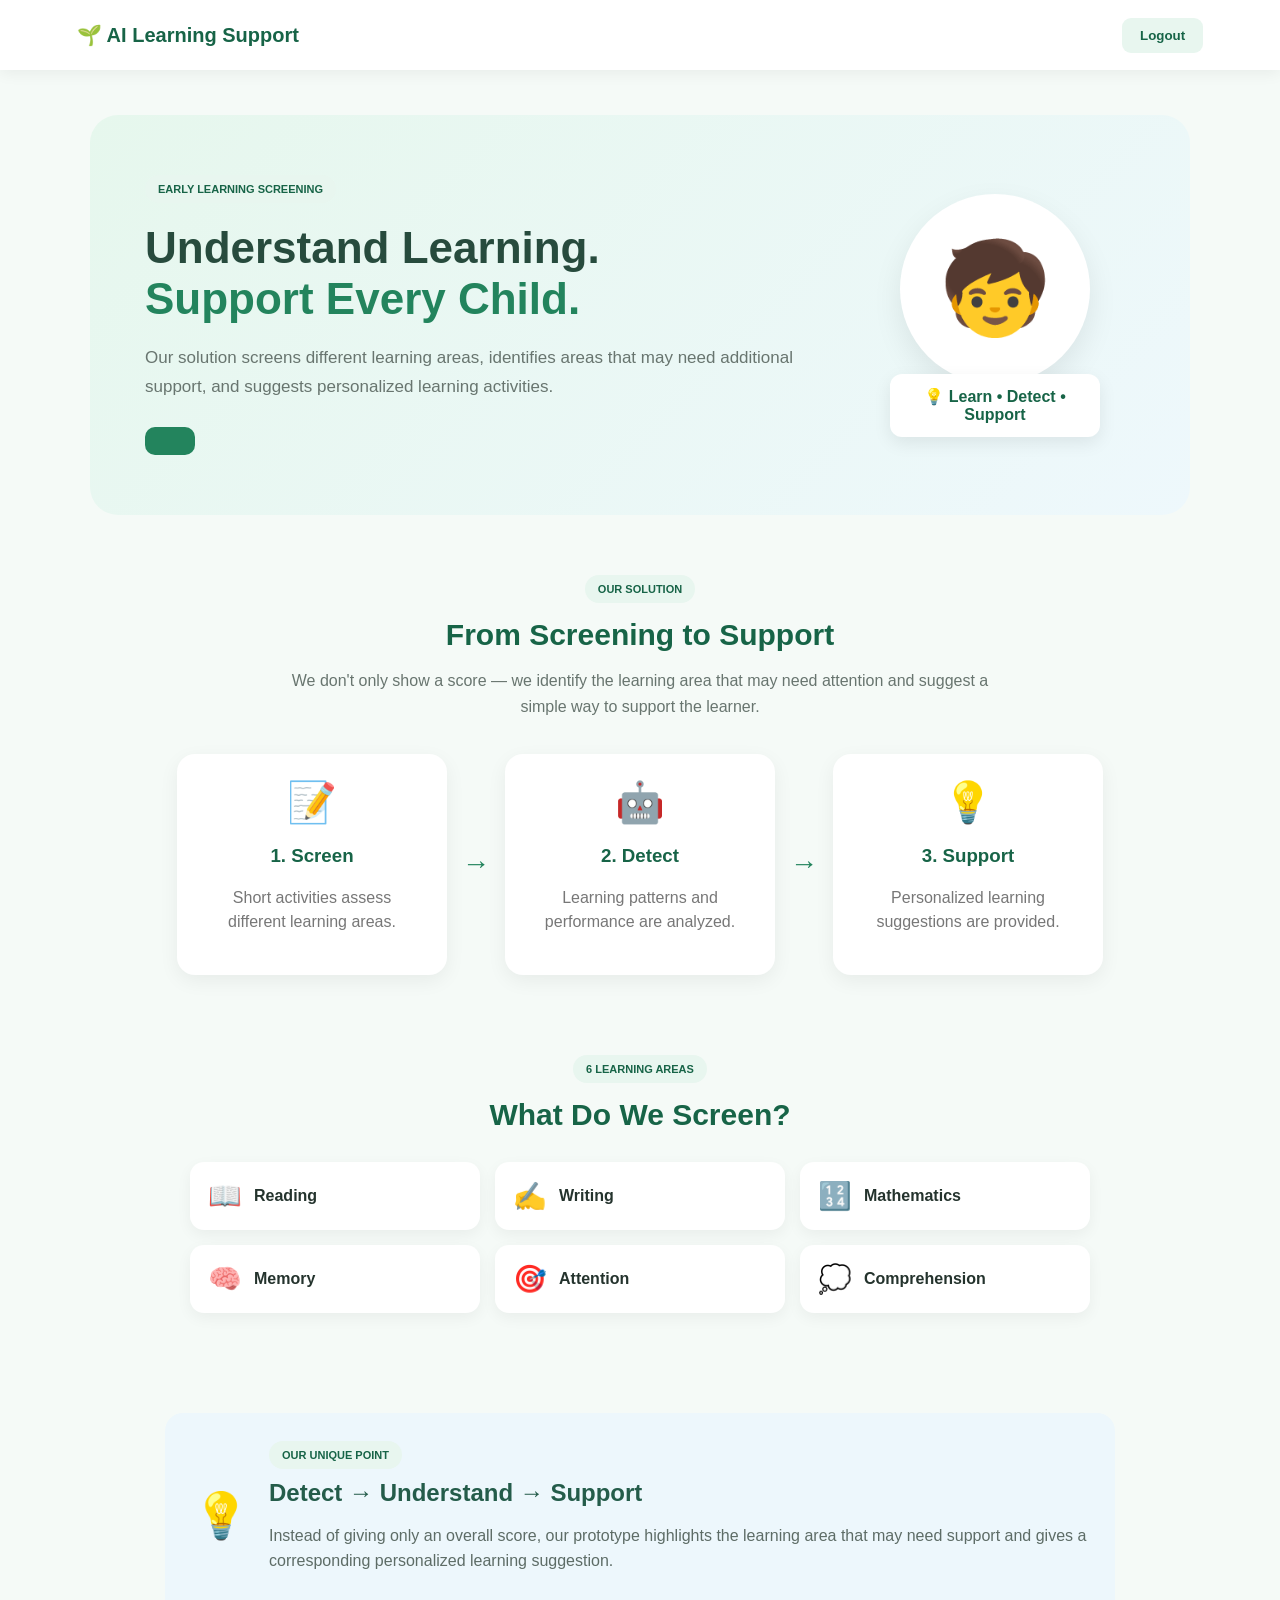
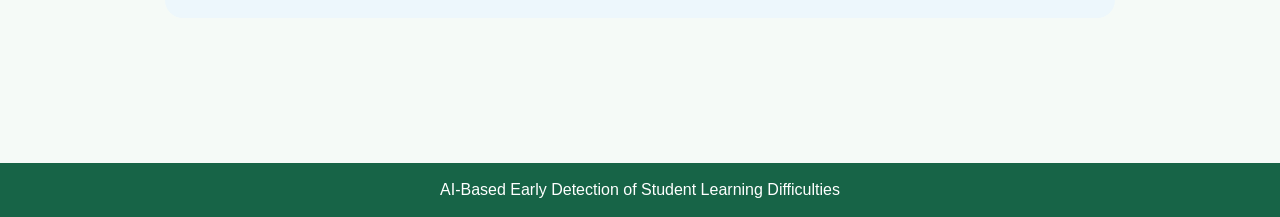
<file: index.html>
<!DOCTYPE html>
<html lang="en">

<head>

    <meta charset="UTF-8">

    <meta name="viewport"
          content="width=device-width, initial-scale=1.0">

    <title>AI Learning Support</title>

    <link rel="stylesheet" href="style.css">

</head>

<body>

<header class="navbar">

    <div class="logo">
        🌱 AI Learning Support
    </div>

    <button class="logout-btn" onclick="logoutUser()">
        Logout
    </button>

</header>


<main class="home-container">


    <!-- HERO -->

    <section class="hero">

        <div class="hero-content">

            <span class="badge">
                EARLY LEARNING SCREENING
            </span>

            <h1>
                Understand Learning.<br>
                <span>Support Every Child.</span>
            </h1>

            <p>
                Our solution screens different learning areas,
                identifies areas that may need additional support,
                and suggests personalized learning activities.
            </p>

            <button
                class="main-btn"
                onclick="location.href='login.html'"
                Start Assessment →
            </button>

        </div>


        <div class="hero-visual">

            <div class="child-circle">
                🧒
            </div>

            <div class="floating-card">
                💡 Learn • Detect • Support
            </div>

        </div>

    </section>


    <!-- OUR SOLUTION -->

    <section class="solution-section">

        <div class="section-heading">

            <span class="badge">OUR SOLUTION</span>

            <h2>
                From Screening to Support
            </h2>

            <p>
                We don't only show a score — we identify the
                learning area that may need attention and suggest
                a simple way to support the learner.
            </p>

        </div>


        <div class="solution-flow">

            <div class="solution-step">

                <div class="solution-icon">
                    📝
                </div>

                <h3>1. Screen</h3>

                <p>
                    Short activities assess different learning areas.
                </p>

            </div>


            <div class="flow-arrow">→</div>


            <div class="solution-step">

                <div class="solution-icon">
                    🤖
                </div>

                <h3>2. Detect</h3>

                <p>
                    Learning patterns and performance are analyzed.
                </p>

            </div>


            <div class="flow-arrow">→</div>


            <div class="solution-step">

                <div class="solution-icon">
                    💡
                </div>

                <h3>3. Support</h3>

                <p>
                    Personalized learning suggestions are provided.
                </p>

            </div>

        </div>

    </section>


    <!-- LEARNING AREAS -->

    <section class="areas-section">

        <div class="section-heading">

            <span class="badge">6 LEARNING AREAS</span>

            <h2>What Do We Screen?</h2>

        </div>


        <div class="area-list">

            <div class="area-box">
                <span>📖</span>
                <b>Reading</b>
            </div>

            <div class="area-box">
                <span>✍️</span>
                <b>Writing</b>
            </div>

            <div class="area-box">
                <span>🔢</span>
                <b>Mathematics</b>
            </div>

            <div class="area-box">
                <span>🧠</span>
                <b>Memory</b>
            </div>

            <div class="area-box">
                <span>🎯</span>
                <b>Attention</b>
            </div>

            <div class="area-box">
                <span>💭</span>
                <b>Comprehension</b>
            </div>

        </div>

    </section>


    <!-- UNIQUE POINT -->

    <section class="innovation-box">

        <div class="innovation-icon">
            💡
        </div>

        <div>

            <span class="badge">
                OUR UNIQUE POINT
            </span>

            <h2>
                Detect → Understand → Support
            </h2>

            <p>
                Instead of giving only an overall score,
                our prototype highlights the learning area
                that may need support and gives a corresponding
                personalized learning suggestion.
            </p>

        </div>

    </section>

</main>


<footer>
    AI-Based Early Detection of Student Learning Difficulties
</footer>


<script src="script.js"></script>

</body>
</html>
</file>
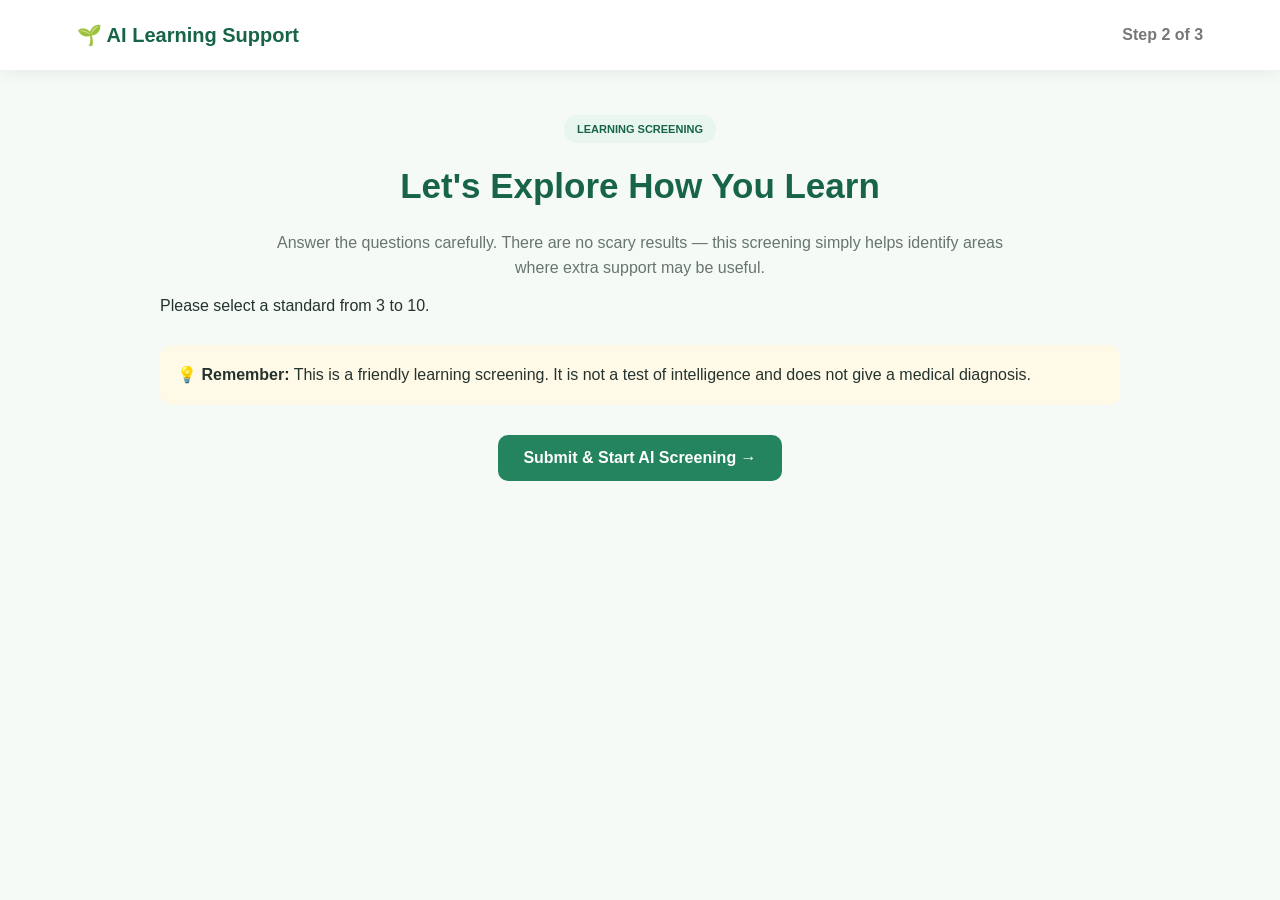
<file: analysis.html>
<!DOCTYPE html>
<html lang="en">

<head>

<meta charset="UTF-8">

<meta name="viewport"
      content="width=device-width, initial-scale=1.0">

<title>AI Screening</title>

<link rel="stylesheet" href="style.css">

</head>


<body>


<header class="navbar">

    <div class="logo">
        🌱 AI Learning Support
    </div>

    <div class="step-text">
        Step 3 of 3
    </div>

</header>


<main class="analysis-page">

<div class="analysis-card">


    <div class="ai-animation">
        🤖
    </div>


    <span class="badge">
        AI-ASSISTED SCREENING
    </span>


    <h1>
        Understanding Your Learning Pattern
    </h1>


    <p id="analysisText">
        Our system is checking the assessment responses...
    </p>


    <div class="progress-container">

        <div class="progress-bar">

            <div id="progressBar"></div>

        </div>

        <p id="progressText">
            0%
        </p>

    </div>


    <div class="analysis-steps">

        <div id="step1" class="analysis-step">
            ○ Checking learning responses
        </div>

        <div id="step2" class="analysis-step">
            ○ Calculating area-wise performance
        </div>

        <div id="step3" class="analysis-step">
            ○ Detecting possible support areas
        </div>

        <div id="step4" class="analysis-step">
            ○ Preparing personalized support
        </div>

    </div>


    <div class="algorithm-box">

        <strong>Screening Logic</strong>

        <p>
            Response patterns → Area-wise score →
            Support identification → Personalized suggestion
        </p>

    </div>


</div>

</main>


<script>

let performance =
    localStorage.getItem("studentPerformance");

if (!performance) {

    alert("Assessment data not found.");

    window.location.href = "assessment.html";

}


let progress = 0;

let progressBar =
    document.getElementById("progressBar");

let progressText =
    document.getElementById("progressText");


let interval = setInterval(function () {

    progress += 5;

    progressBar.style.width =
        progress + "%";

    progressText.innerText =
        progress + "%";


    if (progress >= 25) {

        document.getElementById("step1")
        .innerHTML =
        "✓ Checking learning responses";

    }


    if (progress >= 50) {

        document.getElementById("step2")
        .innerHTML =
        "✓ Calculating area-wise performance";

    }


    if (progress >= 75) {

        document.getElementById("step3")
        .innerHTML =
        "✓ Detecting possible support areas";

    }


    if (progress >= 90) {

        document.getElementById("step4")
        .innerHTML =
        "✓ Preparing personalized support";

    }


    if (progress >= 100) {

        clearInterval(interval);

        document.getElementById("analysisText")
        .innerText =
        "Screening completed! Preparing your personalized learning result...";


        setTimeout(function () {

            window.location.href =
            "result.html";

        }, 1000);

    }

}, 100);

</script>

</body>
</html>
</file>
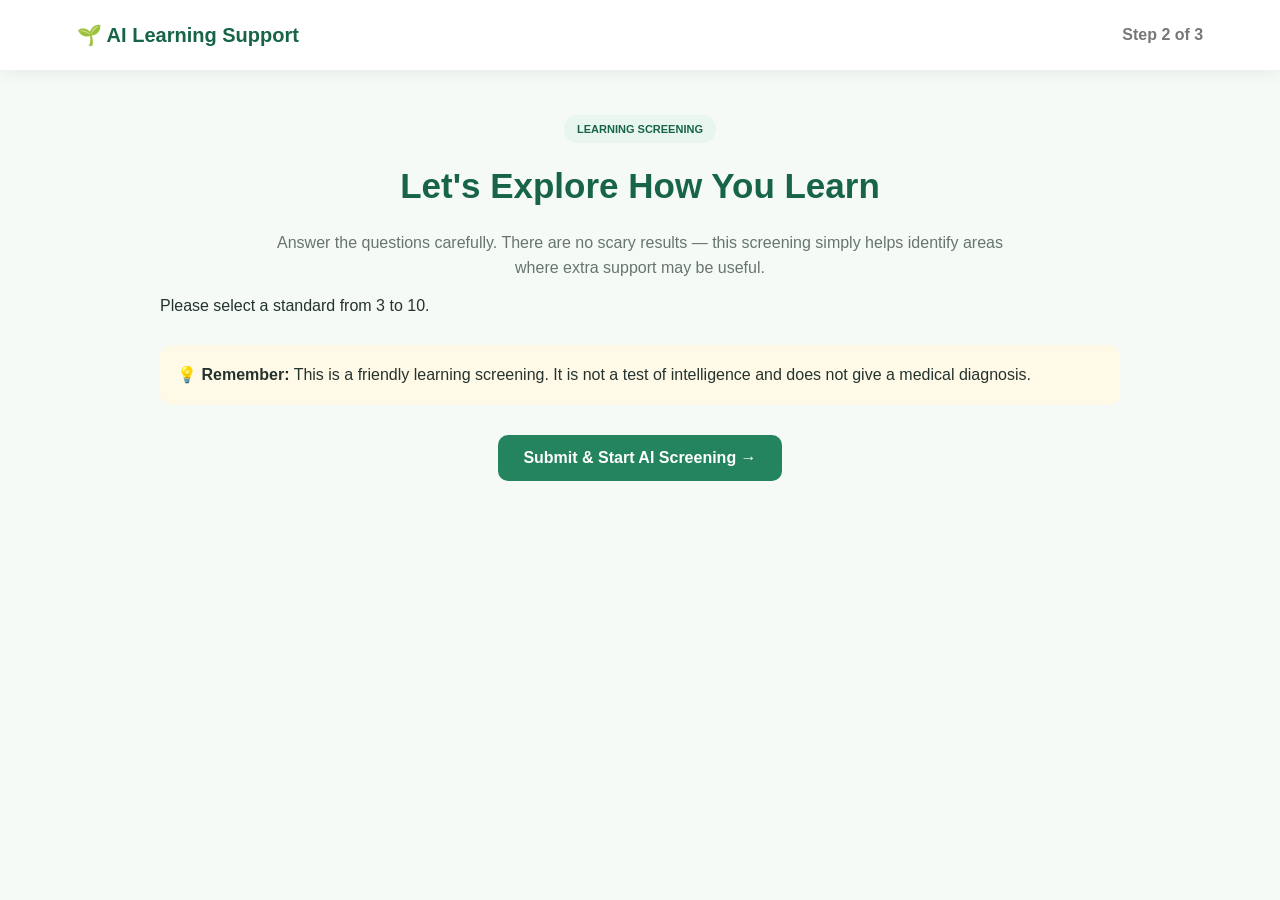
<file: assessment.html>
<!DOCTYPE html>
<html lang="en">

<head>

    <meta charset="UTF-8">

    <meta name="viewport"
          content="width=device-width, initial-scale=1.0">

    <title>Learning Screening</title>

    <link rel="stylesheet" href="style.css">

</head>


<body>

    <header class="navbar">

        <div class="logo">
            🌱 AI Learning Support
        </div>

        <div class="step-text">
            Step 2 of 3
        </div>

    </header>


    <main class="assessment-page">

        <div class="assessment-header">

            <span class="badge">
                LEARNING SCREENING
            </span>

            <h1>
                Let's Explore How You Learn
            </h1>

            <p>
                Answer the questions carefully. There are no scary results —
                this screening simply helps identify areas where extra support
                may be useful.
            </p>

        </div>


        <form id="assessmentForm"
              onsubmit="submitDynamicAssessment(event)">

            <div id="questionsContainer"></div>


            <div class="assessment-note">

                💡 <b>Remember:</b>

                This is a friendly learning screening.
                It is not a test of intelligence and does not give a medical diagnosis.

            </div>


            <button type="submit"
                    class="main-btn center-btn">

                Submit & Start AI Screening →

            </button>

        </form>

    </main>


    <!-- questions.js must come first -->
    <script src="questions.js"></script>

    <script src="script.js"></script>


</body>

</html>
</file>
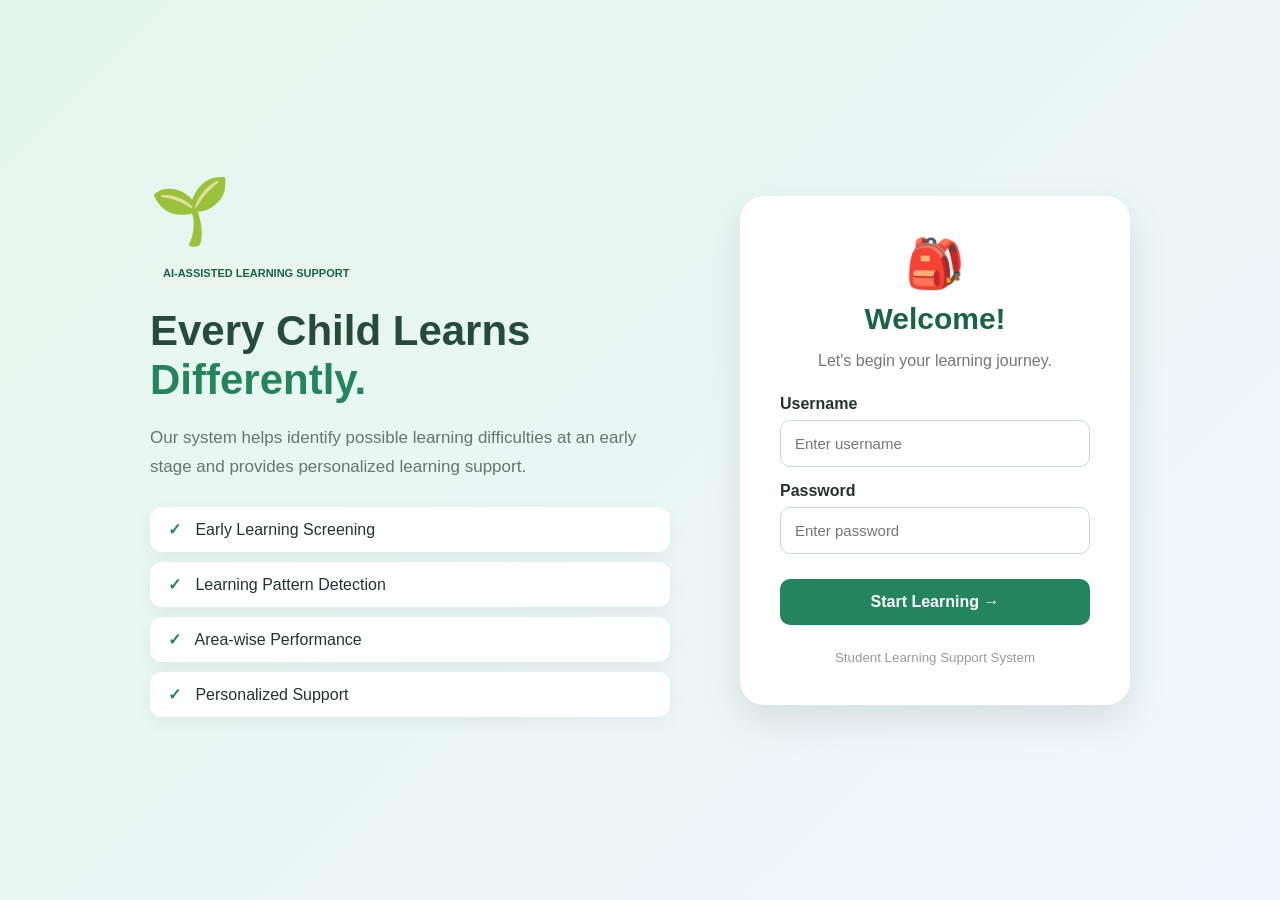
<file: login.html>
<!DOCTYPE html>
<html lang="en">
<head>
    <meta charset="UTF-8">
    <meta name="viewport" content="width=device-width, initial-scale=1.0">
    <title>AI Learning Support</title>
    <link rel="stylesheet" href="style.css">
</head>

<body class="login-body">

<div class="login-wrapper">

    <div class="login-intro">

        <div class="welcome-icon">🌱</div>

        <span class="badge">AI-ASSISTED LEARNING SUPPORT</span>

        <h1>Every Child Learns<br><span>Differently.</span></h1>

        <p>
            Our system helps identify possible learning difficulties
            at an early stage and provides personalized learning support.
        </p>

        <div class="feature-list">

            <div class="feature-item">
                <span>✓</span>
                Early Learning Screening
            </div>

            <div class="feature-item">
                <span>✓</span>
                Learning Pattern Detection
            </div>

            <div class="feature-item">
                <span>✓</span>
                Area-wise Performance
            </div>

            <div class="feature-item">
                <span>✓</span>
                Personalized Support
            </div>

        </div>

    </div>


    <div class="login-card">

        <div class="login-top-icon">🎒</div>

        <h2>Welcome!</h2>

        <p>Let's begin your learning journey.</p>

        <form onsubmit="loginUser(event)">

            <label>Username</label>

            <input
                type="text"
                id="username"
                placeholder="Enter username"
                required
            >

            <label>Password</label>

            <input
                type="password"
                id="password"
                placeholder="Enter password"
                required
            >

            <button type="submit" class="main-btn">
                Start Learning →
            </button>

        </form>

        <div id="loginMessage"></div>

        <small>
            Student Learning Support System
        </small>

    </div>

</div>

<script src="script.js"></script>

</body>
</html>
</file>
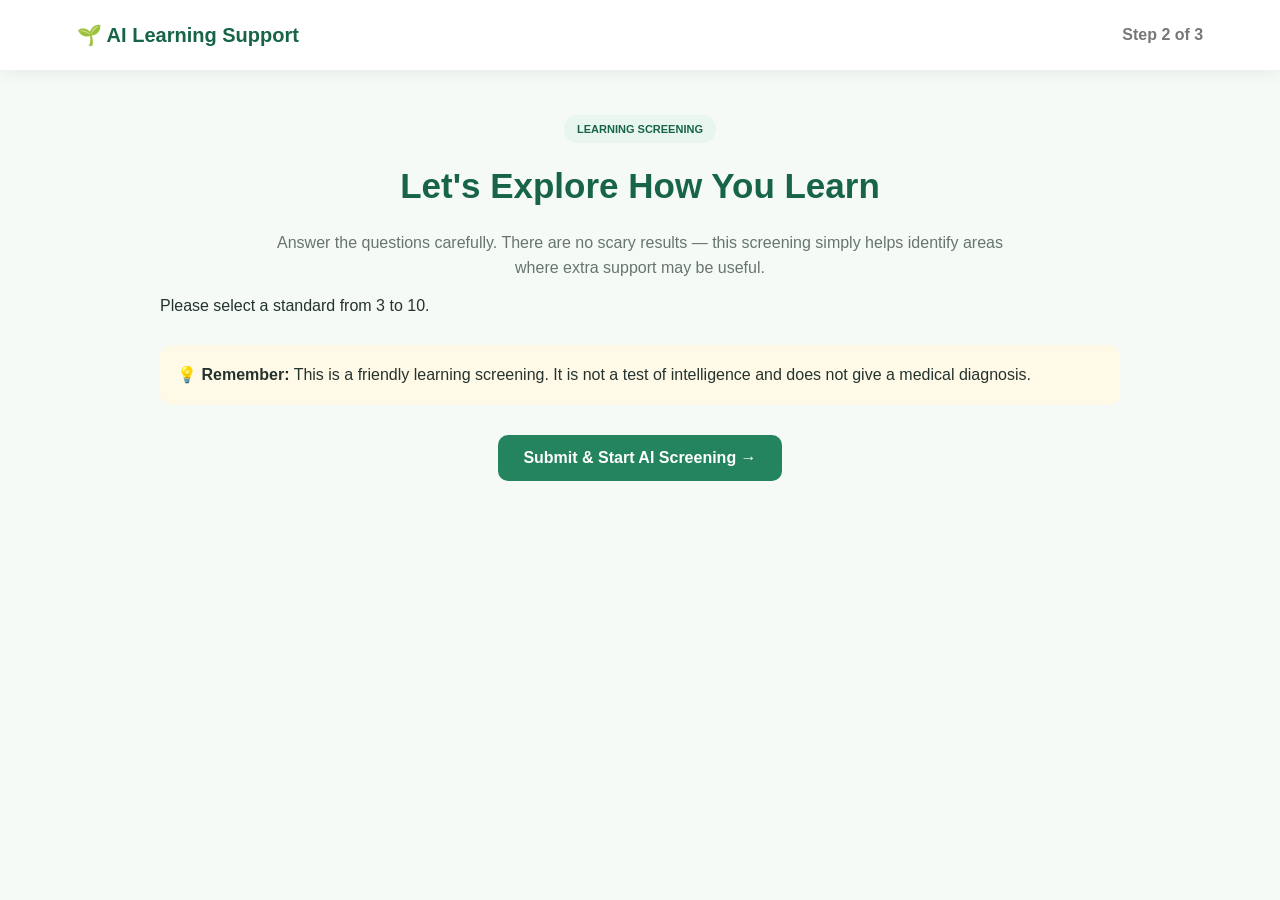
<file: result.html>
<!DOCTYPE html>
<html lang="en">

<head>

<meta charset="UTF-8">

<meta name="viewport"
      content="width=device-width, initial-scale=1.0">

<title>Learning Screening Result</title>

<link rel="stylesheet" href="style.css">

</head>


<body>


<header class="navbar">

    <div class="logo">
        🌱 AI Learning Support
    </div>

    <div class="step-text">
        Screening Result
    </div>

</header>


<main class="result-page">


<div class="result-header">

    <span class="badge">
        AI-ASSISTED SCREENING RESULT
    </span>

    <h1 id="studentName">
        Student's Learning Result
    </h1>

    <p>
        A simple view of learning performance and areas
        where additional support may help.
    </p>

</div>


<!-- OVERALL -->

<div class="overall-card">

    <div>

        <h2>Overall Learning Performance</h2>

        <p id="overallMessage">
            Analyzing...
        </p>

    </div>


    <div class="overall-score"
         id="overallScore">

        0%

    </div>

</div>


<!-- DETECTION -->

<div class="detection-card">

    <div class="detection-icon">
        🔍
    </div>

    <div>

        <span class="badge">
            EARLY SCREENING
        </span>

        <h2 id="detectionTitle">
            Learning Pattern
        </h2>

        <p id="detectionText">
            Checking areas that may need support...
        </p>

    </div>

</div>


<!-- AREA ANALYSIS -->

<h2 class="result-title">
    📊 Learning Area Analysis
</h2>


<div class="result-grid">


    <div class="result-card">

        <h3>📖 Reading</h3>

        <div class="score"
             id="readingScore">
            0%
        </div>

        <div class="mini-progress">
            <div id="readingBar"></div>
        </div>

        <p id="readingStatus"></p>

        <small id="readingSupport"></small>

    </div>


    <div class="result-card">

        <h3>✍️ Writing</h3>

        <div class="score"
             id="writingScore">
            0%
        </div>

        <div class="mini-progress">
            <div id="writingBar"></div>
        </div>

        <p id="writingStatus"></p>

        <small id="writingSupport"></small>

    </div>


    <div class="result-card">

        <h3>🔢 Mathematics</h3>

        <div class="score"
             id="mathematicsScore">
            0%
        </div>

        <div class="mini-progress">
            <div id="mathematicsBar"></div>
        </div>

        <p id="mathematicsStatus"></p>

        <small id="mathematicsSupport"></small>

    </div>


    <div class="result-card">

        <h3>🧠 Memory</h3>

        <div class="score"
             id="memoryScore">
            0%
        </div>

        <div class="mini-progress">
            <div id="memoryBar"></div>
        </div>

        <p id="memoryStatus"></p>

        <small id="memorySupport"></small>

    </div>


    <div class="result-card">

        <h3>🎯 Attention</h3>

        <div class="score"
             id="attentionScore">
            0%
        </div>

        <div class="mini-progress">
            <div id="attentionBar"></div>
        </div>

        <p id="attentionStatus"></p>

        <small id="attentionSupport"></small>

    </div>


    <div class="result-card">

        <h3>💭 Comprehension</h3>

        <div class="score"
             id="comprehensionScore">
            0%
        </div>

        <div class="mini-progress">
            <div id="comprehensionBar"></div>
        </div>

        <p id="comprehensionStatus"></p>

        <small id="comprehensionSupport"></small>

    </div>


</div>


<!-- OUR SOLUTION -->

<div class="our-solution-result">

    <div class="solution-result-icon">
        💡
    </div>

    <div>

        <span class="badge">
            OUR SOLUTION
        </span>

        <h2>
            Personalized Learning Support
        </h2>

        <p>
            Instead of stopping at detection,
            the system connects the identified learning
            area with a simple support activity.
        </p>

    </div>

</div>


<!-- SUPPORT -->

<div class="support-card">

    <h2>
        🌟 Suggested Support
    </h2>

    <p class="support-intro">
        These suggestions are based on the screening pattern.
    </p>

    <ul id="supportList"></ul>

</div>


<!-- POSITIVE MESSAGE -->

<div class="encouragement-card">

    <div class="encouragement-icon">
        🌈
    </div>

    <div>

        <h2>
            Keep Learning!
        </h2>

        <p>
            Every child has different strengths.
            Extra practice in one area does not define a child's ability.
        </p>

    </div>

</div>


<!-- DISCLAIMER -->

<div class="result-note">

    <b>Important:</b>

    This prototype provides an educational screening indication
    based on assessment responses. It is not a medical or clinical
    diagnosis.

</div>


<div class="result-buttons">

    <button
        class="secondary-btn"
        onclick="startAgain()">

        ↻ Try Again

    </button>

</div>


</main>


<script>

let studentData =
    JSON.parse(
        localStorage.getItem("studentInfo")
    );


let performance =
    JSON.parse(
        localStorage.getItem("studentPerformance")
    );


if (!studentData || !performance) {

    alert("Assessment data not found.");

    window.location.href =
        "assessment.html";

}


document.getElementById("studentName")
.innerText =
studentData.name +
"'s Learning Result";


/* ================= SUPPORT DATA ================= */

const supportSuggestions = {

    reading:
    "Try short story reading, new-word cards and read-aloud practice.",

    writing:
    "Practice spelling, sentence formation and short creative writing.",

    mathematics:
    "Use step-by-step calculations, number games and simple daily problems.",

    memory:
    "Use repetition, picture-memory games and recall activities.",

    attention:
    "Try short focused activities, matching games and observation exercises.",

    comprehension:
    "Read short passages and answer simple questions about the main idea."

};


/* ================= SUPPORT LIST ================= */

let supportList =
    document.getElementById("supportList");

let supportAreas = [];


/* ================= SHOW RESULT ================= */

function showResult(area, score) {

    let scoreElement =
        document.getElementById(
            area + "Score"
        );

    let bar =
        document.getElementById(
            area + "Bar"
        );

    let status =
        document.getElementById(
            area + "Status"
        );

    let support =
        document.getElementById(
            area + "Support"
        );


    scoreElement.innerText =
        score + "%";


    bar.style.width =
        score + "%";


    if (score < 60) {

        status.innerText =
            "⚠️ May Need Support";

        status.className =
            "needs-support";

        support.innerText =
            supportSuggestions[area];


        supportAreas.push(area);

        let li =
            document.createElement("li");


        li.innerHTML =
        "<b>" +
        capitalize(area) +
        ":</b> " +
        supportSuggestions[area];


        supportList.appendChild(li);

    }

    else {

        status.innerText =
            "✓ Strength / Good Progress";

        status.className =
            "good-status";

        support.innerText =
            "Continue regular practice.";

    }

}


/* ================= CAPITALIZE ================= */

function capitalize(text) {

    return text.charAt(0).toUpperCase()
        + text.slice(1);

}


/* ================= DISPLAY RESULTS ================= */

showResult(
    "reading",
    performance.reading
);


showResult(
    "writing",
    performance.writing
);


showResult(
    "mathematics",
    performance.mathematics
);


showResult(
    "memory",
    performance.memory
);


showResult(
    "attention",
    performance.attention
);


showResult(
    "comprehension",
    performance.comprehension
);


/* ================= OVERALL ================= */

let total =

performance.reading +
performance.writing +
performance.mathematics +
performance.memory +
performance.attention +
performance.comprehension;


let overall =
Math.round(total / 6);


document.getElementById("overallScore")
.innerText =
overall + "%";


/* ================= OVERALL MESSAGE ================= */

if (overall >= 80) {

    document.getElementById("overallMessage")
    .innerText =
    "Great progress! Keep practicing and exploring new things.";

}

else if (overall >= 60) {

    document.getElementById("overallMessage")
    .innerText =
    "Good progress! A little extra practice can make learning stronger.";

}

else {

    document.getElementById("overallMessage")
    .innerText =
    "Some areas may benefit from additional learning support.";

}


/* ================= DETECTION ================= */

if (supportAreas.length === 0) {

    document.getElementById("detectionTitle")
    .innerText =
    "No major support area detected";


    document.getElementById("detectionText")
    .innerText =
    "The screening shows balanced performance across the assessed areas. Continue regular practice.";


    let li =
        document.createElement("li");


    li.innerText =
    "Continue regular learning activities and revision.";


    supportList.appendChild(li);

}

else {

    let names =
        supportAreas.map(capitalize);


    document.getElementById("detectionTitle")
    .innerText =
    "Possible Support Area Identified";


    document.getElementById("detectionText")
    .innerText =
    names.join(", ") +
    " may benefit from additional practice and personalized support.";

}


/* ================= START AGAIN ================= */

function startAgain() {

    localStorage.removeItem("studentInfo");

    localStorage.removeItem("studentPerformance");

    localStorage.removeItem("studentName");

    localStorage.removeItem("studentAge");

    localStorage.removeItem("studentClass");

    window.location.href =
        "index.html";

}

</script>

</body>
</html>
</file>
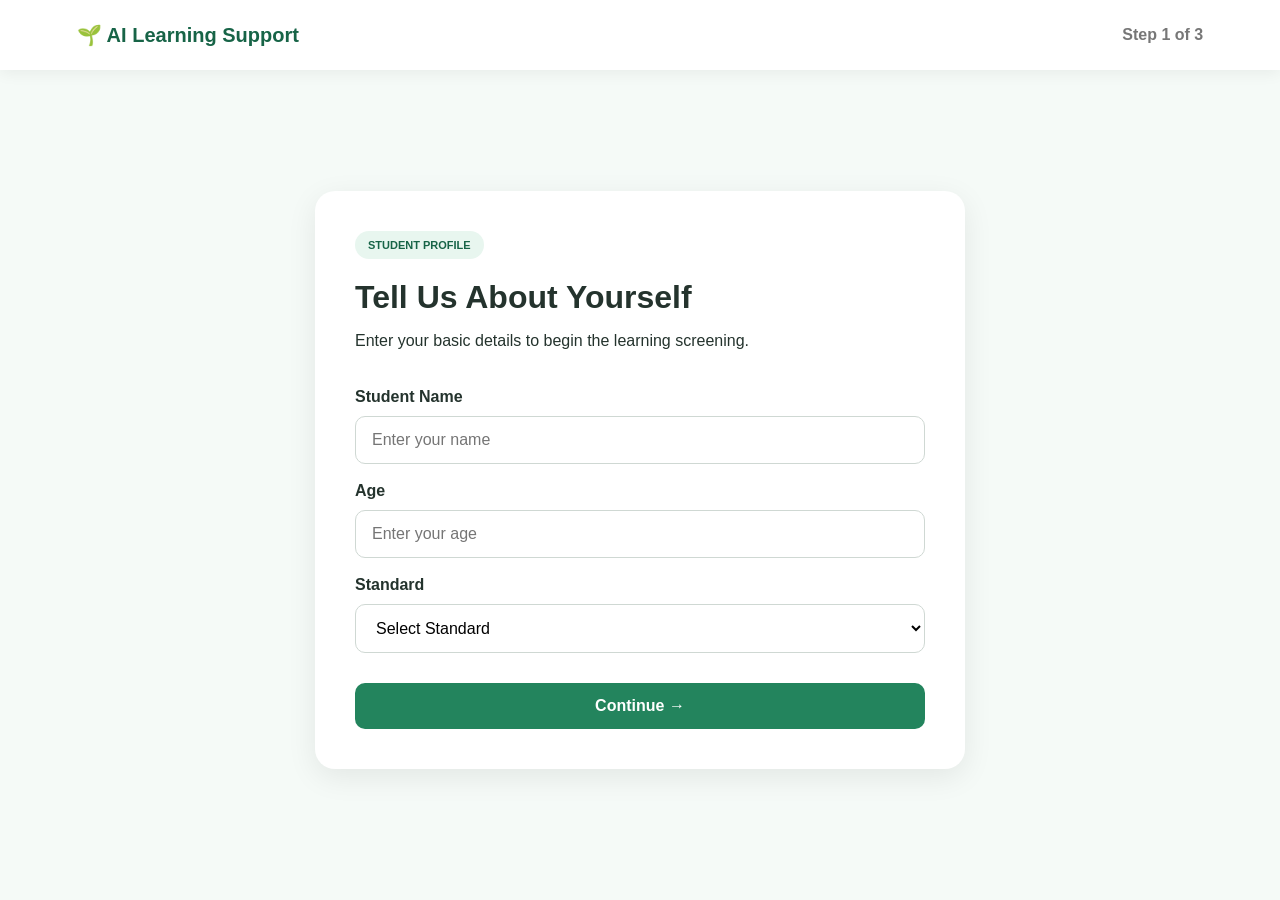
<file: student.html>
<!DOCTYPE html>
<html lang="en">

<head>
    <meta charset="UTF-8">
    <meta name="viewport" content="width=device-width, initial-scale=1.0">

    <title>Student Profile</title>

    <link rel="stylesheet" href="style.css">
</head>

<body>

    <!-- Header -->
    <header class="navbar">

        <div class="logo">
            🌱 AI Learning Support
        </div>

        <div class="step-text">
            Step 1 of 3
        </div>

    </header>


    <!-- Student Form -->
    <main class="student-page">

        <div class="student-card">

            <span class="badge">
                STUDENT PROFILE
            </span>

            <h1>
                Tell Us About Yourself
            </h1>

            <p>
                Enter your basic details to begin the learning screening.
            </p>


            <form id="studentForm" onsubmit="saveStudent(event)">

                <!-- Student Name -->
                <label for="studentName">
                    Student Name
                </label>

                <input
                    type="text"
                    id="studentName"
                    placeholder="Enter your name"
                    required
                >


                <!-- Age -->
                <label for="studentAge">
                    Age
                </label>

                <input
                    type="number"
                    id="studentAge"
                    placeholder="Enter your age"
                    min="5"
                    max="20"
                    required
                >


                <!-- Standard -->
                <label for="studentClass">
                    Standard
                </label>

                <select id="studentClass" required>

                    <option value="">
                        Select Standard
                    </option>

                    <option value="3">
                        3rd Standard
                    </option>

                    <option value="4">
                        4th Standard
                    </option>

                    <option value="5">
                        5th Standard
                    </option>

                    <option value="6">
                        6th Standard
                    </option>

                    <option value="7">
                        7th Standard
                    </option>

                    <option value="8">
                        8th Standard
                    </option>

                    <option value="9">
                        9th Standard
                    </option>

                    <option value="10">
                        10th Standard
                    </option>

                </select>


                <!-- Button -->
                <button
                    type="submit"
                    class="main-btn"
                >
                    Continue →
                </button>

            </form>

        </div>

    </main>


    <!-- JavaScript -->
    <script src="script.js"></script>

</body>

</html>
</file>
<file: style.css>
* {
    box-sizing: border-box;
}

body {
    margin: 0;
    font-family: Arial, sans-serif;
    background: #f5faf7;
    color: #24332d;
}

button,
input {
    font-family: inherit;
}


/* ================= COLORS ================= */

:root {
    --green: #23845d;
    --dark-green: #176447;
    --light-green: #e8f6ef;
    --blue: #edf7fc;
    --cream: #fff9e8;
    --text: #24332d;
    --muted: #68756f;
}


/* ================= LOGIN ================= */

.login-body {
    min-height: 100vh;
    background: linear-gradient(135deg, #e5f6ed, #eef8fc);
}

.login-wrapper {
    min-height: 100vh;
    display: flex;
    justify-content: center;
    align-items: center;
    gap: 70px;
    padding: 35px;
}

.login-intro {
    width: 520px;
}

.welcome-icon {
    font-size: 65px;
    margin-bottom: 10px;
}

.login-intro h1 {
    font-size: 42px;
    line-height: 1.15;
    margin: 20px 0;
    color: #244b3b;
}

.login-intro h1 span {
    color: var(--green);
}

.login-intro p {
    font-size: 17px;
    line-height: 1.7;
    color: var(--muted);
}

.feature-list {
    margin-top: 25px;
}

.feature-item {
    background: white;
    padding: 13px 18px;
    margin: 10px 0;
    border-radius: 12px;
    box-shadow: 0 5px 18px rgba(0,0,0,.06);
}

.feature-item span {
    color: var(--green);
    font-weight: bold;
    margin-right: 10px;
}

.login-card {
    width: 390px;
    background: white;
    padding: 40px;
    border-radius: 24px;
    text-align: center;
    box-shadow: 0 15px 40px rgba(0,0,0,.10);
}

.login-top-icon {
    font-size: 48px;
}

.login-card h2 {
    color: var(--dark-green);
    font-size: 30px;
    margin: 10px 0;
}

.login-card p {
    color: #777;
}

.login-card form {
    text-align: left;
    margin-top: 25px;
}

.login-card label {
    display: block;
    margin: 15px 0 7px;
    font-weight: bold;
}

.login-card input,
.form-card input {
    width: 100%;
    padding: 14px;
    border: 1px solid #cbdad2;
    border-radius: 10px;
    font-size: 15px;
}

.login-card input:focus,
.form-card input:focus {
    outline: none;
    border-color: var(--green);
}

.login-card .main-btn {
    width: 100%;
    margin-top: 25px;
}

.login-card small {
    display: block;
    margin-top: 25px;
    color: #999;
}

#loginMessage {
    margin-top: 15px;
    font-weight: bold;
}


/* ================= NAVBAR ================= */

.navbar {
    height: 70px;
    background: white;
    display: flex;
    align-items: center;
    justify-content: space-between;
    padding: 0 6%;
    box-shadow: 0 3px 15px rgba(0,0,0,.06);
}

.logo {
    color: var(--dark-green);
    font-size: 20px;
    font-weight: bold;
}

.step-text {
    color: #777;
    font-weight: bold;
}

.logout-btn {
    border: none;
    background: var(--light-green);
    color: var(--dark-green);
    padding: 10px 18px;
    border-radius: 9px;
    cursor: pointer;
    font-weight: bold;
}


/* ================= COMMON ================= */

.main-btn {
    border: none;
    background: var(--green);
    color: white;
    padding: 14px 25px;
    border-radius: 10px;
    font-size: 16px;
    font-weight: bold;
    cursor: pointer;
    transition: .2s;
}

.main-btn:hover {
    background: var(--dark-green);
    transform: translateY(-2px);
}

.secondary-btn {
    border: 2px solid var(--green);
    background: white;
    color: var(--dark-green);
    padding: 12px 23px;
    border-radius: 10px;
    font-size: 16px;
    font-weight: bold;
    cursor: pointer;
}

.badge {
    display: inline-block;
    background: var(--light-green);
    color: var(--dark-green);
    padding: 8px 13px;
    border-radius: 20px;
    font-size: 11px;
    font-weight: bold;
}


/* ================= HOME ================= */

.home-container {
    max-width: 1150px;
    margin: auto;
    padding: 45px 25px;
}

.hero {
    min-height: 400px;
    background: linear-gradient(135deg,#e6f7ed,#eef8fc);
    border-radius: 28px;
    padding: 55px;
    display: flex;
    align-items: center;
    justify-content: space-between;
    gap: 30px;
}

.hero-content {
    max-width: 680px;
}

.hero h1 {
    font-size: 44px;
    line-height: 1.15;
    margin: 20px 0;
    color: #274b3d;
}

.hero h1 span {
    color: var(--green);
}

.hero p {
    font-size: 17px;
    color: var(--muted);
    line-height: 1.7;
    margin-bottom: 25px;
}

.hero-visual {
    width: 280px;
    text-align: center;
}

.child-circle {
    width: 190px;
    height: 190px;
    margin: auto;
    background: white;
    border-radius: 50%;
    display: flex;
    justify-content: center;
    align-items: center;
    font-size: 90px;
    box-shadow: 0 12px 30px rgba(0,0,0,.08);
}

.floating-card {
    background: white;
    padding: 13px;
    margin: -10px auto 0;
    width: 210px;
    border-radius: 12px;
    box-shadow: 0 6px 18px rgba(0,0,0,.08);
    font-weight: bold;
    color: var(--dark-green);
}


/* ================= SECTIONS ================= */

.solution-section,
.areas-section {
    padding: 60px 0 20px;
}

.section-heading {
    text-align: center;
    max-width: 700px;
    margin: auto;
}

.section-heading h2 {
    color: var(--dark-green);
    font-size: 30px;
    margin: 15px 0 10px;
}

.section-heading p {
    color: var(--muted);
    line-height: 1.6;
}

.solution-flow {
    display: flex;
    align-items: stretch;
    justify-content: center;
    gap: 15px;
    margin-top: 35px;
}

.solution-step {
    background: white;
    width: 270px;
    padding: 25px;
    border-radius: 18px;
    text-align: center;
    box-shadow: 0 6px 20px rgba(0,0,0,.06);
}

.solution-icon {
    font-size: 40px;
}

.solution-step h3 {
    color: var(--dark-green);
}

.solution-step p {
    color: #777;
    line-height: 1.5;
}

.flow-arrow {
    display: flex;
    align-items: center;
    font-size: 28px;
    color: var(--green);
    font-weight: bold;
}

.area-list {
    display: grid;
    grid-template-columns: repeat(3,1fr);
    gap: 15px;
    max-width: 900px;
    margin: 30px auto;
}

.area-box {
    background: white;
    padding: 18px;
    border-radius: 14px;
    display: flex;
    gap: 12px;
    align-items: center;
    box-shadow: 0 5px 15px rgba(0,0,0,.05);
}

.area-box span {
    font-size: 27px;
}

.innovation-box,
.our-solution-result {
    max-width: 950px;
    margin: 50px auto;
    background: #edf7fc;
    padding: 28px;
    border-radius: 18px;
    display: flex;
    gap: 20px;
    align-items: center;
}

.innovation-icon,
.solution-result-icon {
    font-size: 45px;
}

.innovation-box h2,
.our-solution-result h2 {
    color: #245c4a;
    margin: 10px 0;
}

.innovation-box p,
.our-solution-result p {
    color: #5d6c66;
    line-height: 1.6;
}


/* ================= FOOTER ================= */

footer {
    text-align: center;
    background: var(--dark-green);
    color: white;
    padding: 18px;
    margin-top: 50px;
}


/* ================= FORM ================= */

.form-page {
    min-height: calc(100vh - 70px);
    display: flex;
    justify-content: center;
    align-items: center;
    padding: 40px 20px;
}

.form-card {
    width: 560px;
    background: white;
    padding: 40px;
    border-radius: 22px;
    box-shadow: 0 10px 30px rgba(0,0,0,.08);
}

.page-icon {
    font-size: 48px;
}

.form-card h1 {
    color: var(--dark-green);
    margin: 15px 0 8px;
}

.form-card > p {
    color: #777;
}

.form-card label {
    display: block;
    font-weight: bold;
    margin: 18px 0 7px;
}

.form-card .main-btn {
    width: 100%;
    margin-top: 25px;
}


/* ================= ASSESSMENT ================= */

.assessment-page {
    max-width: 1000px;
    margin: auto;
    padding: 45px 20px;
}

.assessment-header {
    text-align: center;
    max-width: 750px;
    margin: auto;
}

.assessment-header h1 {
    color: var(--dark-green);
    font-size: 35px;
}

.assessment-header p {
    color: #68756f;
    line-height: 1.6;
}

.question-section {
    background: white;
    margin: 25px auto;
    padding: 27px;
    border-radius: 18px;
    box-shadow: 0 5px 18px rgba(0,0,0,.06);
}

.area-heading {
    display: flex;
    align-items: center;
    gap: 15px;
    border-bottom: 1px solid #e6eee9;
    padding-bottom: 15px;
}

.area-icon {
    font-size: 38px;
}

.area-heading h2 {
    color: var(--dark-green);
    margin: 0;
}

.area-heading p {
    margin: 5px 0 0;
    color: #777;
}

.question-section > p {
    line-height: 1.6;
    margin-top: 20px;
}

.question-section label {
    display: block;
    background: #f5fbf8;
    padding: 13px 15px;
    margin: 9px 0;
    border-radius: 10px;
    cursor: pointer;
    transition: .2s;
}

.question-section label:hover {
    background: #e7f5ee;
}

.question-section input[type="radio"] {
    margin-right: 10px;
}

.memory-box,
.attention-pattern {
    background: #f1f8f4;
    padding: 18px;
    border-radius: 12px;
    text-align: center;
    font-weight: bold;
    color: var(--dark-green);
    margin: 15px 0;
}

.attention-pattern {
    font-size: 22px;
    letter-spacing: 5px;
}

.passage {
    background: #f5f8f9;
    padding: 20px;
    border-left: 5px solid var(--green);
    border-radius: 9px;
    line-height: 1.7;
}

.assessment-note {
    background: var(--cream);
    padding: 17px;
    border-radius: 12px;
    margin: 30px auto;
    line-height: 1.6;
}

.center-btn {
    display: block;
    margin: 30px auto 50px;
}


/* ================= ANALYSIS ================= */

.analysis-page {
    min-height: calc(100vh - 70px);
    display: flex;
    justify-content: center;
    align-items: center;
    padding: 40px 20px;
}

.analysis-card {
    width: 650px;
    background: white;
    text-align: center;
    padding: 45px;
    border-radius: 24px;
    box-shadow: 0 10px 35px rgba(0,0,0,.08);
}

.ai-animation {
    font-size: 65px;
}

.analysis-card h1 {
    color: var(--dark-green);
}

.analysis-card p {
    color: #777;
    line-height: 1.6;
}

.progress-container {
    width: 100%;
    margin-top: 30px;
}

.progress-bar {
    height: 14px;
    background: #e4eee9;
    border-radius: 20px;
    overflow: hidden;
}

#progressBar {
    width: 0%;
    height: 100%;
    background: var(--green);
    transition: width .3s;
}

#progressText {
    font-weight: bold;
    color: var(--dark-green);
}

.analysis-steps {
    text-align: left;
    margin-top: 25px;
}

.analysis-step {
    padding: 10px;
    color: #777;
}

.algorithm-box {
    margin-top: 25px;
    background: #edf7f2;
    padding: 15px;
    border-radius: 12px;
    color: #5c6963;
}

.algorithm-box strong {
    color: var(--dark-green);
}


/* ================= RESULT ================= */

.result-page {
    max-width: 1100px;
    margin: auto;
    padding: 45px 20px 60px;
}

.result-header {
    text-align: center;
    margin-bottom: 25px;
}

.result-header h1 {
    color: var(--dark-green);
}

.result-header p {
    color: #777;
}

.overall-card {
    max-width: 700px;
    margin: 25px auto;
    padding: 28px;
    background: white;
    border-radius: 20px;
    display: flex;
    justify-content: space-between;
    align-items: center;
    box-shadow: 0 7px 22px rgba(0,0,0,.07);
}

.overall-card h2 {
    color: var(--dark-green);
}

.overall-card p {
    color: #777;
    line-height: 1.5;
}

.overall-score {
    font-size: 52px;
    font-weight: bold;
    color: var(--green);
}

.detection-card {
    max-width: 950px;
    margin: 30px auto;
    padding: 25px;
    background: #fff8e6;
    border-radius: 18px;
    display: flex;
    gap: 20px;
    align-items: center;
}

.detection-icon {
    font-size: 45px;
}

.detection-card h2 {
    color: #745b22;
}

.detection-card p {
    color: #716544;
    line-height: 1.5;
}

.result-title {
    max-width: 1000px;
    margin: 45px auto 20px;
    color: var(--dark-green);
}

.result-grid {
    max-width: 1000px;
    margin: auto;
    display: grid;
    grid-template-columns: repeat(2,1fr);
    gap: 20px;
}

.result-card {
    background: white;
    padding: 23px;
    border-radius: 17px;
    box-shadow: 0 5px 18px rgba(0,0,0,.07);
    border-left: 5px solid var(--green);
}

.result-card h3 {
    color: var(--dark-green);
    margin-top: 0;
}

.result-card .score {
    font-size: 34px;
    font-weight: bold;
    margin: 12px 0;
}

.result-card p {
    font-weight: bold;
}

.result-card small {
    color: #666;
    line-height: 1.5;
}

.mini-progress {
    width: 100%;
    height: 9px;
    background: #e5eee9;
    border-radius: 20px;
    overflow: hidden;
}

.mini-progress div {
    width: 0%;
    height: 100%;
    background: var(--green);
    transition: width .6s;
}

.needs-support {
    color: #a36d18;
}

.good-status {
    color: var(--green);
}

.support-card {
    max-width: 900px;
    margin: 35px auto;
    padding: 28px;
    background: white;
    border-radius: 18px;
    box-shadow: 0 7px 22px rgba(0,0,0,.07);
}

.support-card h2 {
    color: var(--dark-green);
}

.support-intro {
    color: #777;
}

.support-card li {
    margin: 13px 0;
    line-height: 1.6;
}

.our-solution-result {
    max-width: 900px;
    margin: 35px auto;
}

.encouragement-card {
    max-width: 900px;
    margin: 30px auto;
    background: #eaf7ef;
    padding: 25px;
    border-radius: 18px;
    display: flex;
    gap: 20px;
    align-items: center;
}

.encouragement-icon {
    font-size: 42px;
}

.encouragement-card h2 {
    color: var(--dark-green);
}

.encouragement-card p {
    color: #5e6c65;
    line-height: 1.6;
}

.result-note {
    max-width: 900px;
    margin: 25px auto;
    padding: 16px;
    background: var(--cream);
    border-radius: 10px;
    color: #66592f;
    line-height: 1.6;
}

.result-buttons {
    display: flex;
    justify-content: center;
    margin-top: 30px;
}


/* ================= MOBILE ================= */

@media(max-width:900px) {

    .login-wrapper {
        flex-direction: column;
        gap: 30px;
    }

    .login-intro {
        width: 90%;
        text-align: center;
    }

    .login-card {
        width: 90%;
    }

    .solution-flow {
        flex-direction: column;
        align-items: center;
    }

    .solution-step {
        width: 90%;
    }

    .flow-arrow {
        transform: rotate(90deg);
    }

    .area-list {
        grid-template-columns: repeat(2,1fr);
    }

    .hero {
        padding: 35px;
    }

}


@media(max-width:600px) {

    .navbar {
        padding: 0 18px;
    }

    .logo {
        font-size: 16px;
    }

    .step-text {
        font-size: 13px;
    }

    .login-intro h1 {
        font-size: 32px;
    }

    .hero {
        flex-direction: column;
        text-align: center;
    }

    .hero h1 {
        font-size: 32px;
    }

    .hero-visual {
        width: 100%;
    }

    .area-list,
    .result-grid {
        grid-template-columns: 1fr;
    }

    .form-card,
    .analysis-card {
        width: 100%;
        padding: 25px;
    }

    .overall-card {
        flex-direction: column;
        text-align: center;
        gap: 15px;
    }

    .detection-card,
    .innovation-box,
    .our-solution-result,
    .encouragement-card {
        flex-direction: column;
        text-align: center;
    }

}
/* ==============================
   STUDENT PROFILE PAGE
============================== */

.student-page {
    min-height: calc(100vh - 80px);
    display: flex;
    justify-content: center;
    align-items: center;
    padding: 40px 20px;
}

.student-card {
    width: 100%;
    max-width: 650px;
    background: white;
    padding: 40px;
    border-radius: 20px;
    box-shadow: 0 8px 30px rgba(0, 0, 0, 0.08);
}

.student-card h1 {
    margin-top: 20px;
    margin-bottom: 10px;
}

.student-card p {
    margin-bottom: 30px;
}

.student-card form {
    display: flex;
    flex-direction: column;
    gap: 10px;
}

.student-card label {
    font-weight: 600;
    margin-top: 8px;
}

.student-card input,
.student-card select {
    width: 100%;
    box-sizing: border-box;
    padding: 14px 16px;
    border: 1px solid #cfd8d3;
    border-radius: 10px;
    font-size: 16px;
    background: white;
}

.student-card input:focus,
.student-card select:focus {
    outline: none;
    border-color: #278b65;
}

.student-card .main-btn {
    margin-top: 20px;
    width: 100%;
}

@media (max-width: 700px) {

    .student-card {
        padding: 25px;
    }

    .student-page {
        padding: 20px;
    }

}
</file>
